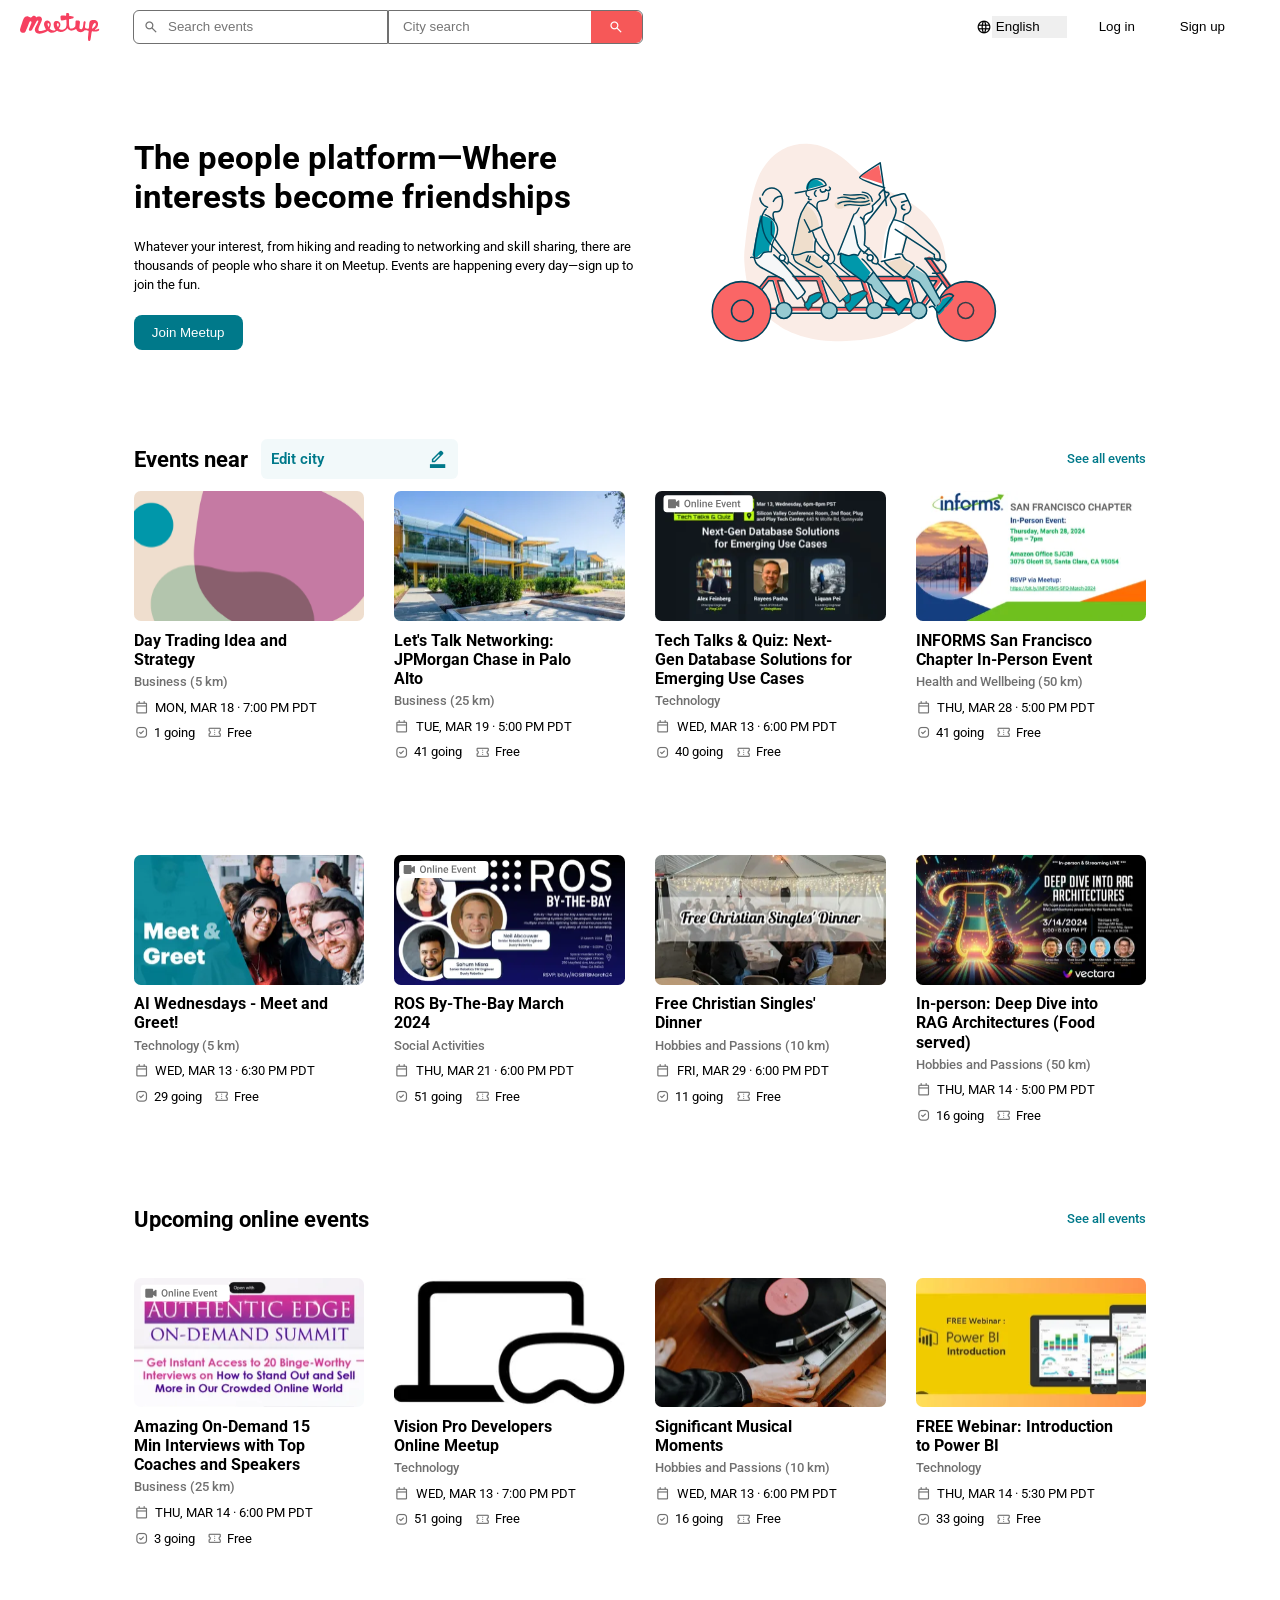
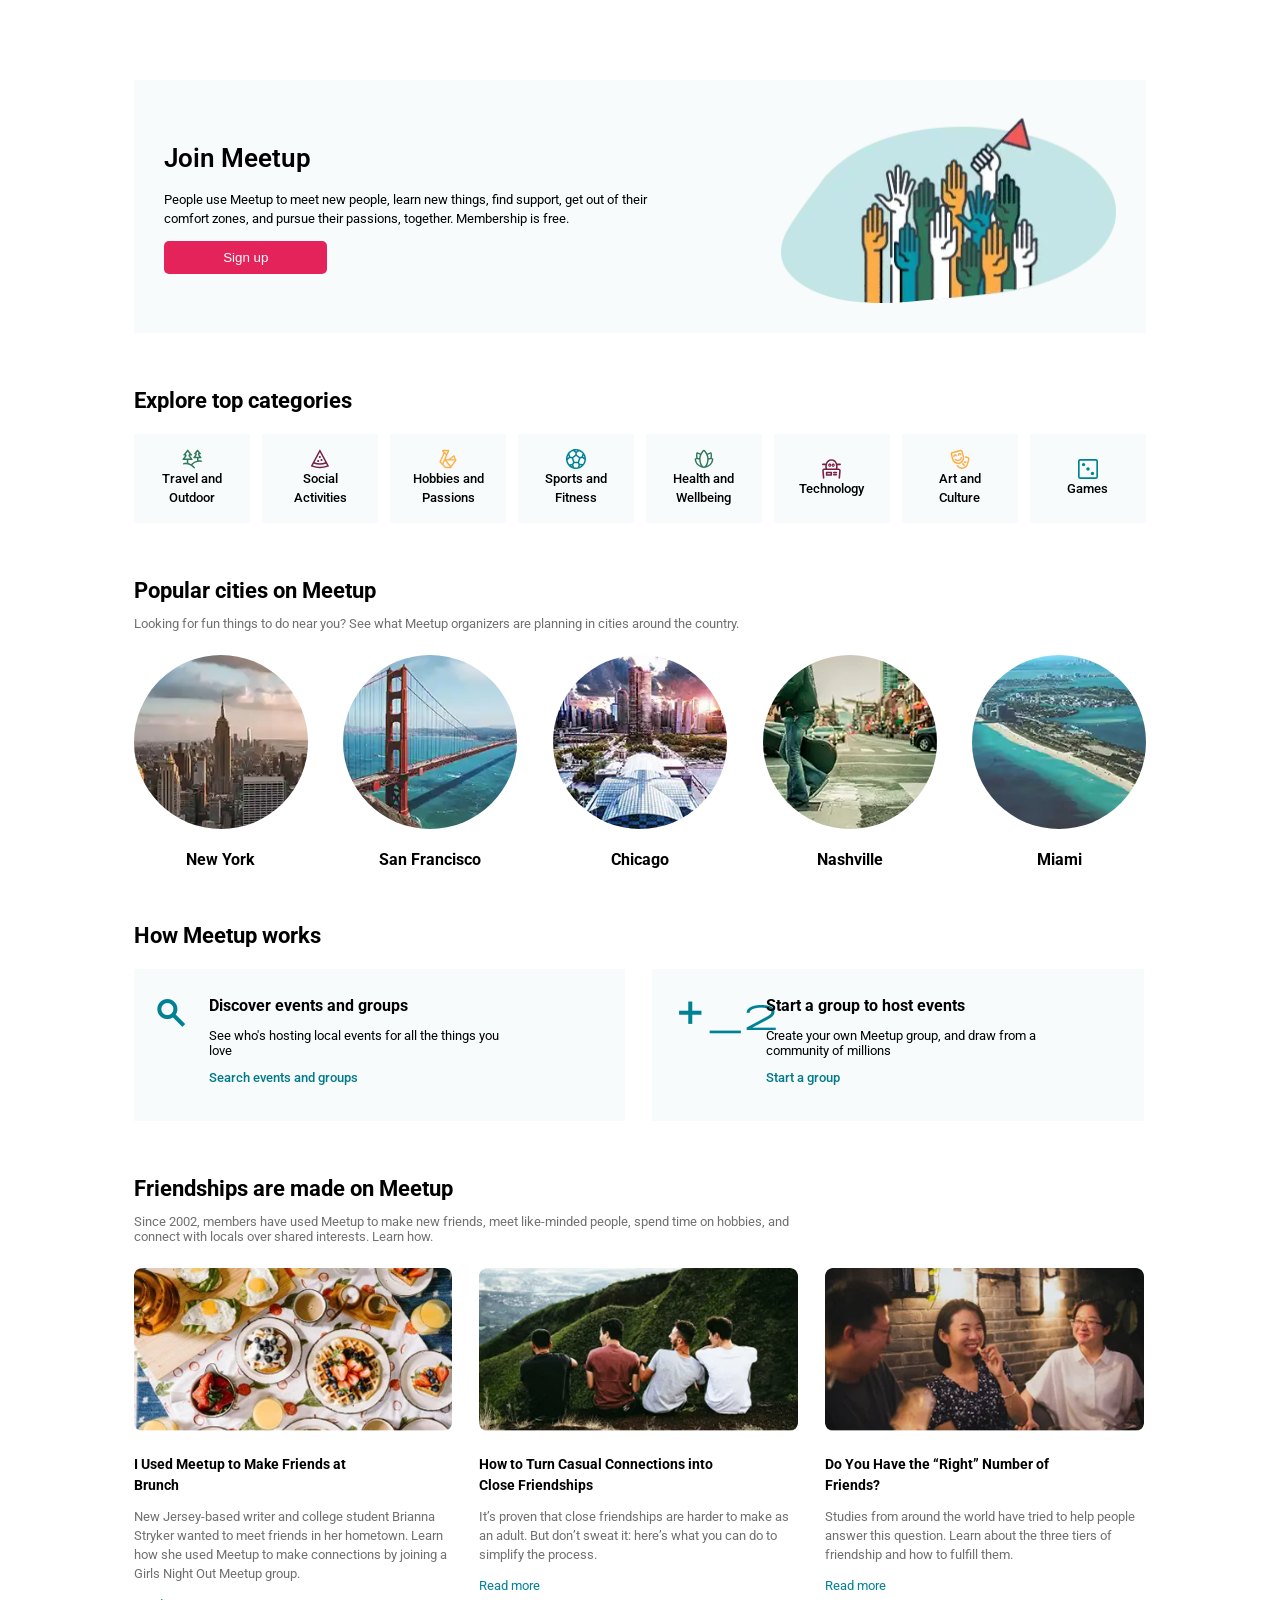
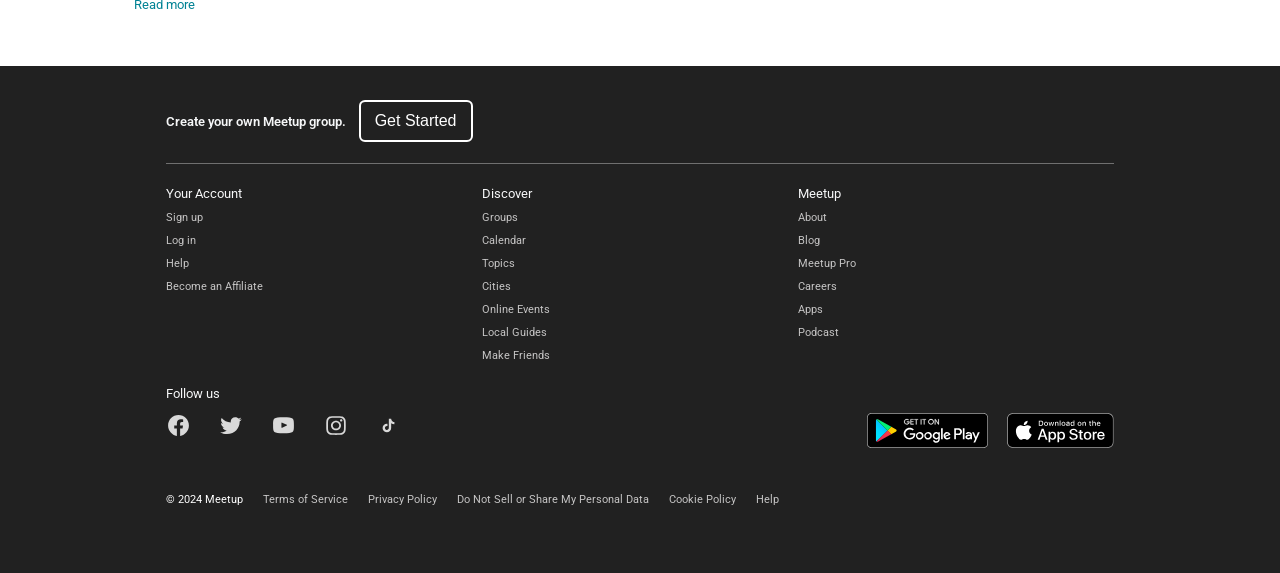
<file: index.html>
<!DOCTYPE html>
<html lang="en">
<head>
    <meta charset="UTF-8">
    <meta name="viewport" content="width=device-width, initial-scale=1.0">
    <title>MeetUp</title>
    <link rel="preconnect" href="https://fonts.googleapis.com">
<link rel="preconnect" href="https://fonts.gstatic.com" crossorigin>
<link href="https://fonts.googleapis.com/css2?family=Roboto:ital,wght@0,100..900;1,100..900&display=swap&subset=cyrillic" rel="stylesheet">
   <link href="https://fonts.googleapis.com/css2?family=Material+Symbols+Outlined" rel="stylesheet">
    <link href="styles/style.css" rel="stylesheet"/>
</head>
<body>
    
    <header>

        <div class="leftHeader">
        <img id="imageMeetup" src="assets/images/SVG.svg" alt="images"/>

        <div class="divSearchEvents">
            <button class="searchEventsBtn">
        <span id="iconHeader" class="material-symbols-outlined">
search
</span>
</button>
        <input type="text" class="searchEventsInput" value="" placeholder="Search events"/>
        </div>

        <div class="divSearchOrt">
<input type="text" class="searchOrt" value="" placeholder="City search"/>
 <button class="searchOrtBtn"> <span id="iconHeader" class="material-symbols-outlined">
search
</span>
</button>
</div>

</div>

<div class="rightHeader">

    <div class="lenguagesDiv">
<span id="iconHeader" class="material-symbols-outlined">
language
</span>
  <select id="language-switcher">
    <option value="en">English</option>
    <option value="deutsch">Deutsch</option>
    <option value="uk">Українська</option>
    <option value="ru">Русский</option>
  </select>
  </div>

<button class="login">Log in</button>
<button class="signUp">Sign up</button>

</div>
    </header>

    <div class="mittelTugeser">

    <div class="divSearchEvents2">    
        <span id="searchEvents2img" class="material-symbols-outlined">
search
</span>
        <input type="text" class="searchEventsInput2" value="" placeholder="Search events"/>
       <button class="searchEventsBtn2">
        <span class="material-symbols-outlined">
search
</span>
</button>
</div>

<div class="containerForButtonNextPage">
<div class="nextPageLeft">
    <h1>The people platform—Where
interests become friendships</h1>
<p>Whatever your interest, from hiking and reading to networking and skill sharing,
there are thousands of people who share it on Meetup. Events are happening
every day—sign up to join the fun.</p>
<button class="joinMeetup">Join Meetup</button>
</div>

<div class="nextPageRight">
    <img src="assets/images/irl_event.svg.svg" alt="image"/>
</div>
</div>

<div class="topEditSearchOrt">

    <div class="leftEditSearch">
    <h2>Events near</h2>
     <div class="divEditSearchOrt">
<input type="text" class="editSearchOrt" value="" placeholder="Edit city"/>
 <button class="editSearchOrtBtn"> <span class="material-symbols-outlined">
border_color
</span>
</button>
</div>
</div>

<p class="green">See all events</p>
</div>

<div class="eventsNearDiv"></div>

<div class="upcomingTitel">
    <h2>Upcoming online events</h2>
    <p class="green">See all events</p>
</div>

<div class="upcomingOnlineEventsDiv"></div>

<div class="conteiner-MeetUp">
    <div class="right-MeetUp">
    <h5 id="joinMeetupText">Join Meetup</h5>
    <img id="hendHochImg" src="assets/images/HendHoch.svg" alt="images"/>
    <p>People use Meetup to meet new people, learn new things, find support, get out of their
comfort zones, and pursue their passions, together. Membership is free.</p>
<button class="signUpRed">Sign up</button>
</div>

<img id="hendHochImg2" src="assets/images/HendHoch.svg" alt="images"/>
</div>

 <h2>Explore top categories</h2>

<div class="exploreCategories">
    <div class="iconWithText">
<img src="assets/icons/icon1.svg" alt="icon">
<p>Travel and Outdoor</p>
    </div>

    <div class="iconWithText">
<img src="assets/icons/icon2.svg" alt="icon">
<p>Social Activities</p>
    </div>

    <div class="iconWithText">
<img src="assets/icons/icon3.svg" alt="icon">
<p>Hobbies and Passions</p>
    </div>

    <div class="iconWithText">
<img src="assets/icons/icon4.svg" alt="icon">
<p>Sports and Fitness</p>
    </div>

    <div class="iconWithText">
<img src="assets/icons/icon5.svg" alt="icon">
<p>Health and Wellbeing</p>
    </div>

    <div class="iconWithText">
<img src="assets/icons/icon6.svg" alt="icon">
<p>Technology</p>
    </div>

    <div class="iconWithText">
<img src="assets/icons/icon7.svg" alt="icon">
<p>Art and Culture</p>
    </div>

    <div class="iconWithText">
<img src="assets/icons/icon8.svg" alt="icon">
<p>Games</p>
    </div>
</div>

    <h2>Popular cities on Meetup</h2>
    <p id="popularString">Looking for fun things to do near you? See what Meetup organizers are planning in cities around the country.</p>

    <div class="containerForCities">
    <div class="popularCitie">
<img src="assets/images/new_york1.svg" alt="foto"/>
<h3>New York</h3>
</div>

<div class="popularCitie">
<img src="assets/images/san_francisco2.svg" alt="foto"/>
<h3>San Francisco</h3>
</div>

<div class="popularCitie">
<img src="assets/images/chicago3.svg" alt="foto"/>
<h3>Chicago</h3>
</div>

<div class="popularCitie">
<img src="assets/images/nashville4.svg" alt="foto"/>
<h3>Nashville</h3>
</div>

<div class="popularCitie">
<img src="assets/images/miami5.svg" alt="foto"/>
<h3>Miami</h3>
</div>
</div>

<h2>How Meetup works</h2>
<div class="discoverAndStart">

<div class="conteinerForGroups">
    <span id="iconForDiscover" class="material-symbols-outlined">
search
</span>
<div class="discoverText">
    <h3>Discover events and groups</h3>
    <p id="greyDiscoverText">See who's hosting local events for all the things
you love</p>
    <p class="greenText">Search events and groups</p>
</div>
</div>

<div class="conteinerForGroups">
    <span id="iconForDiscover" class="material-symbols-outlined">
add_2
</span>
<div class="discoverText">
    <h3>Start a group to host events</h3>
    <p id="greyDiscoverText">Create your own Meetup group, and draw from a
community of millions</p>
    <p class="greenText">Start a group</p>
</div>
</div>

</div>

<h2>Friendships are made on Meetup</h2>

<p id="greyString" class="frendString">Since 2002, members have used Meetup to make new friends, meet like-minded people, spend time on hobbies, and
connect with locals over shared interests. Learn how.</p>

<div class="containerFriends">

    <div class="oneCartinFrends">
    <img src="assets/images/article1.png" alt="images"/>
<h4>I Used Meetup to Make Friends at Brunch</h4>
<p id="greyString"> New Jersey-based writer and college student
Brianna Stryker wanted to meet friends in her
hometown. Learn how she used Meetup to make
connections by joining a Girls Night Out Meetup
group.</p>
<a href="">Read more</a>
</div>

<div class="oneCartinFrends">
    <img src="assets/images/article2.png" alt="images"/>
<h4> How to Turn Casual Connections into
Close Friendships </h4>
<p id="greyString">It’s proven that close friendships are harder to
make as an adult. But don’t sweat it: here’s what
you can do to simplify the process.</p>
<a href="">Read more</a>
</div>

<div class="oneCartinFrends">
    <img src="assets/images/article3.png" alt="images"/>
<h4> Do You Have the “Right” Number of
Friends? </h4>
<p id="greyString">Studies from around the world have tried to help
people answer this question. Learn about the
three tiers of friendship and how to fulfill them.</p>
<a href="">Read more</a>
</div>
</div>

</div>

<div class="footer">
    <div class="topFooter">
        <p>Create your own Meetup group.</p>
        <button class="getStarted">Get Started</button>
    </div>
    <div class="linieFooter"></div>

    <div class="mittelFooter">

        <div class="containerForLinks">
            <p id="titel">Your Account</p>
<p>Sign up</p>
<p>Log in</p>
<p>Help</p>
<p>Become an Affiliate</p>
</div>
         <div class="containerForLinks">
           <p id="titel">Discover</p>
<p>Groups</p>
<p>Calendar</p>
<p>Topics</p>
<p>Cities</p>
<p>Online Events</p>
<p>Local Guides</p>
<p>Make Friends</p>
    </div>
         <div class="containerForLinks">
          <p id="titel">Meetup</p>
<p>About</p>
<p>Blog</p>
<p>Meetup Pro</p>
<p>Careers</p>
<p>Apps</p>
<p>Podcast</p>
    </div>
    </div>

    <p id="follow">Follow us</p>

<div class="iconsForFooter">
    <div class="smallIcons">
        <img src="assets/icons/link_Facebook.svg" alt="icons">
        <img src="assets/icons/linkTwitter.svg" alt="icons">
        <img src="assets/icons/link_YouTube.svg" alt="icons">
        <img src="assets/icons/link_Instagram.svg" alt="icons">
     <img src="assets/icons/link_TikTok.svg" alt="icons">
    </div>
    <div class="labelApp">
       <img src="assets/icons/googlePlay.svg" alt="icons">
        <img src="assets/icons/appStore.svg" alt="icons">
    </div>
</div>
<div class="bottomForFooter">
    <p id="date">© 2024 Meetup</p>
    <p>Terms of Service</p>
    <p>Privacy Policy</p>
    <p>Do Not Sell or Share My Personal Data</p>
    <p>Cookie Policy</p>
    <p>Help</p>
</div>

</div>
<script src="scripts/script.js"></script>
</body>
</html>
</file>
<file: styles/style.css>
* {
    margin: 0;
    padding: 0;
    box-sizing: border-box;
    min-width: 0;
}
html {
font-size: clamp(12px, 1vw, 16px);
}
body {
    width: 100%;
    min-height: 100vh;
    display: flex;
    flex-direction: column;
    align-items: center;
 font-family: 'Roboto', sans-serif;
}
 h1 {
    font-size: 2.6rem;
}
h2 {
font-size: 1.75rem;
}
h3{
font-size: 1.25rem;
}
h4{
font-size: 1.1rem;
}
p {
    font-size: 1rem;
}
 .green, .greenText {
    color: rgba(0, 121, 138, 1);
    font-weight: 500;
}
#greyString {
    color: rgba(112, 112, 112, 1);
    
}
input:hover,
input:focus {
    outline: none;
}
.divSearchEvents2 {
  display: none;
}
header {
display: flex;
 justify-content: space-between;
 align-items: center;
width: 100%;
height: 4.2vw;
font-size: 1rem;

}
.leftHeader {
display: flex;
align-items: center;
height: 2.7vw;

}
header img {
    width: 7.8vw;
    padding-left: 1.6vw;
   margin-right: 2.6vw;
    display: flex;
    justify-content: center;
    align-items: center;
    cursor: pointer;
}

.leftHeader input {
    width: 80%;
    border: none;
    font-weight: 400;
}
.searchOrt{
padding-left: 1.1vw;
}
.leftHeader button {
    display: flex;
justify-content: center;
    align-items: center;
    border: none;
     cursor: pointer;
}
.searchEventsBtn {
    background-color: transparent;
      color: rgba(112, 112, 112, 1);
      padding: 0.7vw;
}
#iconHeader {
    font-size: 1.25rem;
}
.searchOrtBtn,.searchEventsBtn2{
     border-top-right-radius: 6px;
    border-bottom-right-radius: 6px;
    background-color: rgba(246, 88, 88, 1);
      color: white;
       border: none;  
       display: flex;
       justify-content: center;
       align-items: center;
       width: 20%;
}

.leftHeader button:hover {
    color: black;
    transition: 0.2s;
}
.leftHeader button:active{
    background-color: rgb(206, 203, 203);
    transition: 0.3s;
}
.divSearchEvents, .divSearchOrt {
    display: flex;
    border:1px solid rgba(112, 112, 112, 1);
     transition: all 0.3s ease;
     width: 19.9vw;
     height: 2.7vw;
}
 .divSearchEvents {
    border-top-left-radius: 6px;
    border-bottom-left-radius: 6px;
 }
.divSearchOrt {
   border-top-right-radius: 6px;
   border-bottom-right-radius: 6px;
    }

.rightHeader {
    display: flex;
    align-items: center;
    flex-shrink: 1; 
    gap: clamp(0.75rem, 1.5vw, 1.5vw);
    margin-right: 3.3vw;
    font-weight: 500;
}
.lenguagesDiv {
    display: flex;
    align-items: center;
}
#language-switcher{
    border: none;
    appearance: none;
    padding: 0.3vw;
}
.rightHeader button {
    cursor: pointer;
justify-content: center;
    align-items: center;
border: none;
    background-color: transparent;
    padding: 0.52vw 1vw;
      border-radius: 6px;
      font-weight: 500;
}
.rightHeader button:hover{
    background-color: rgba(0, 121, 138, 1);
    color: white;
    transition: 0.2s;
}
.rightHeader button:active{
    background-color: rgb(2, 71, 80);
    transition: 0.2s;
}

/* ----------- 2 часть -----------*/
.mittelTugeser {
       display: flex;
    flex-direction: column;
     width: 79.1vw;
}
.containerForButtonNextPage{
    display: flex;
    flex-wrap: wrap;
    align-items: center;
   margin-top: 6vw;
   margin-bottom: 5.3vw;
    gap: 3.6vw;
}
.nextPageLeft {
    display: flex;
    flex-direction: column;
    gap: 1.6vw;
    width: 39.7vw;
    padding-right: 0.5vw;
}

.nextPageLeft p {
    line-height: 1.5;
}
.joinMeetup {
    color:white;
    background-color: rgba(0, 121, 138, 1);
    border-radius: 8px;
    width: 8.5vw;
   padding: 0.8vw 1.2vw;
    border: none;
    cursor: pointer;
    font-weight: 400;
}
.nextPageRight {
    display: flex;
    justify-content: center;
align-items: center;
}
.nextPageRight img{
   width: 24.6vw;
   height: 17.8vw;
}

/* ----------- 3 часть -----------*/

.leftEditSearch, .carts, .goingAndPrice {
    display: flex; 
    align-items: center; 
}

.editSearchOrt, .editSearchOrtBtn {
    background-color: transparent;
    border: none;
    color: rgba(0, 121, 138, 1);
     font-size: 1rem;
}
.goingAndPrice, .goingAndPrice span, #calender {
display: flex;
  align-items: center;
}
.goingAndPrice {
  gap:0.99rem;  
}
.goingAndPrice span {
gap: 0.39rem;
}
.eventsNearDiv, .upcomingOnlineEventsDiv{
    display: flex;
    flex-wrap: wrap;
     gap: clamp(1rem, 2vw, 2.4vw);
     justify-content: space-between;
}

.topEditSearchOrt, .upcomingTitel {
      display: flex; 
    align-items: center; 
    width: 100%;
    justify-content: space-between;
    padding: 1rem 0;
}
.upcomingOnlineEventsDiv {
    margin-top: 2.6vw;
    margin-bottom: 1.6vw;
}

.divEditSearchOrt{
    display: flex;
    align-items: center;
    padding: 0.8vw;
    border-radius: 6px;
    background-color: rgba(151, 202, 209, 0.12);
    width: 15.4vw;
    font-size: 1.2rem;
    margin-left: 1vw;
}
.editSearchOrt{
    flex: 1;
    min-width: 0;
    font-weight: 600;
    font-size: 1.2rem;
    font-family:  'Roboto', sans-serif;
}

.editSearchOrtBtn{
    display: flex;
    justify-content: center;
    align-items: center;
}
.editSearchOrtBtn span {
    font-size: clamp(16px, 1.5vw, 22px);
}

.editSearchOrt::placeholder {
    color: rgba(0, 121, 138, 1);
}
.carts{
    flex-direction: column;
    justify-content: flex-start;
    align-items: flex-start;
    width: 18vw;
    min-width: 220px;
    min-height: 26.4vw;
   gap:0.75rem;
}
.textCarts {
    display: flex;
     flex-direction: column;
    justify-content: flex-start;
    align-items: flex-start;
     min-width: 220px;  
    line-height: 2;
    padding-right: 2vw;
}
.textCarts h3 {
    line-height: 1.2;
}
.forBlackText span, #calender span {
    color: rgba(112, 112, 112, 1);
    font-size: 1.2rem;
}
.carts img {
  width: 100%;
  height: auto;
  object-fit: cover;
}
#stringCategory{
    display: flex;
    align-items: center;
    color: rgba(112, 112, 112, 1);
    height: 3vw 4vw;
    font-weight: 500;
}
#calender {
    gap: 0.5rem;
}
/*--------- 4 часть  -----------*/

#hendHochImg {
   display: none;
  }
.conteiner-MeetUp {
    background-color: rgba(151, 202, 209, 0.08);
    display: flex;
    justify-content: center;
    align-items: center;
    height: auto;
    width: 100%;
    margin: 3.4vw 0 4.2vw 0;
    padding: 2.4vw ;
}
#joinMeetupText {
    font-size: 2rem;
font-weight: 600;
}
.right-MeetUp {
    width: 48.9vw;
    padding-right: 8vw;
    display: flex;
    flex-direction: column;
    gap: 1vw;
     line-height: 1.5;
}

.hendHochImg2 {
    width: 22.5vw;
    height: 13vw;
    margin: 1.3vw 0;
}
.signUpRed{
    color: white;
    background-color: rgba(227, 35, 89, 1);
    border-radius: 5px;
    border: none;
    width: 12.7vw;
    height: 2.6vw;
    font-weight: 500;
}

/*--------- 5 часть  -----------*/
.exploreCategories {
display: flex;
align-items: center;
flex-wrap: wrap;
justify-content: center;
gap:1rem;
margin-bottom: 4.2vw;
margin-top: 1.6vw;
}
.iconWithText{
display: flex;
flex-direction: column;
justify-content: center;
align-items: center;
text-align: center;
width: 9rem;
height: 7rem;
line-height: 1.5;
background-color: rgba(151, 202, 209, 0.08);
padding: 1.4rem;
font-weight: 500;
}

.iconWithText img {
width: 20px;
height: 20px; 
}
#popularString {
    margin-top: 1vw;
    margin-bottom: 1.9vw;
    color: rgba(112, 112, 112, 1);
}

.containerForCities {
    display: flex;
    gap: 2.8vw;
}
.popularCitie {
    display: flex;
    flex-direction: column;
    justify-content: center;
    align-items: center;
    gap: 1.6vw;
    margin-bottom: 4.2vw;
}
.popularCitie img {
    width: 13.6vw;
}

.discoverAndStart {
    display: flex;
    gap: 2.1vw;
    width: 100%;
    margin-top: 1.6vw;
    margin-bottom: 4.2vw;
}
.conteinerForGroups{
    display: flex;
    gap:1.6vw;
     background-color: rgba(151, 202, 209, 0.08);
     width: 38.4vw;
     padding: 2.1vw 8vw 1.6vw 1.6vw;
}
.discoverText {
    display: flex;
    flex-direction: column;
    min-height: 8.2vw;
    height: auto;
    gap:1rem;
}
#iconForDiscover {
    font-size: 2.7vw;
    color: rgba(0, 130, 148, 1);
    font-weight: 700;
}

/*--------- 6 часть  -----------*/

.containerFriends{
    display: flex;
    gap: 2.1vw;
}
.frendString {
    margin-top: 1.05vw;
    margin-bottom: 1.85vw;
    padding-right:26vw;
}
.oneCartinFrends img {
    width: 24.9vw;
    margin-bottom: 1.6vw;
    border-radius: 8px;
}
.oneCartinFrends p {
    padding: 0.8vw 0 1.05vw 0;
    width: 24.5vw;
    line-height: 1.5;
}
.oneCartinFrends h4 {
width: 19.3vw;
line-height: 1.5;
}
.oneCartinFrends a{
    color: rgba(0, 130, 148, 1);
    text-decoration: none;
    font-weight: 400;
}


/*--------- footer  -----------*/


.footer{
    background-color: rgba(33, 33, 33, 1);
    width: 100%;
    color: rgba(246, 247, 248, 1);
    display: flex;
    flex-direction: column;
    justify-content: center;
    margin-top: 4.26vw;
    padding: 1.05vw 12.96vw 2.6vw;
    flex-shrink: 0;
}
#linie {
    height: 1px;
    width: 100%;
    color: rgba(112, 112, 112, 1);
}
.topFooter, .mittelFooter, .iconsForFooter, .bottomForFooter {
    display: flex;
}
.topFooter {
    margin-bottom: 1.6vw;
    align-items: center;
    gap: 1vw;
    padding: 1.6vw 0;
    border-bottom: 1px solid rgba(112, 112, 112, 1);
    font-weight: 600;
}
.mittelFooter {
    margin-bottom: 1.6vw;
    font-weight: 400;
}
.getStarted {
    background-color: transparent;
    color: white;
    padding: 10px 14px;
    border: 2px solid rgba(255, 255, 255, 1);
    border-radius: 6px;
    font-size: 16px;
}

#titel {
    color: rgba(246, 247, 248, 1);
    font-size: 1rem;
}
.containerForLinks {
    display: flex;
    flex-direction: column;
    gap:0.5vw;
    width: 24.7vw;
    line-height: 1.5;
}
.containerForLinks p{
    font-size: 0.87rem;
    color: rgba(197, 196, 196, 1);
}

 .iconsForFooter{
    justify-content: space-between;
    margin: 0.95vw 0  3.5vw 0;
}
.smallIcons {
width: 18.4vw;
 height: 2vw;
 justify-content: space-between;
 display: flex;
}
.labelApp {
width: 19.3vw;
gap: 1.5vw;
display: flex;
justify-content: space-between;
}
.bottomForFooter{
    gap: 1.57vw;
    margin-bottom: 2.6vw;
}
.bottomForFooter p{
    font-size: 0.87rem;
    color: rgba(197, 196, 196, 1);
}
#date {
    color: rgba(255, 255, 255, 1);
}
/* ################################ */

p, h1, h2, h3, h4 {
  overflow-wrap: break-word;
}


/* ############## SecondPage ################## */

.containerForSearch2 {
    width: 100%;
}

.mittelTugeserSecond {
     flex: 1;
    display: flex;
    padding: 5.8vw 8.7vw 6.7vw 10vw;
 width: 100%;
 justify-content: space-between;
}
.titelForFilter h2{
padding: 0 0 1.05vw 0;
}
.titelForFilter h3 {
    margin-bottom: 0.8vw;
    text-decoration: underline;
    text-decoration-thickness: 3px;
    color: rgb(0, 121, 138);
}

/******* FILTER BUTTON *******/
.filter {
    display: flex;
    gap: 16px;    
}

.dropdownOptions {
  background: white;
  border: 1px solid #ddd;
  box-shadow: 0 4px 8px rgba(0,0,0,0.1);
  border-radius: 8px;
  overflow: hidden;
  font-size: 1rem;
}
.dropdownOptions .option {
    padding: 0.6rem 1rem;
  cursor: pointer;
  white-space: nowrap;
}
.dropdownOptions .option:hover {
  background-color: #f0f0f0;
}
.dropdownBtn {
    border: none;
    background-color: rgba(246, 247, 248, 1);
    border-radius: 40px;
    display: flex;
    align-items: center;
    justify-content: space-between;
    padding: 1.05vw;
    gap:0.7vw;
    font-size: 1rem;
    font-weight: 500;
   white-space: nowrap;
}
.dropdownBtn img {
  width: 1rem;
  height: 1rem;
}
.dropdownBtn:hover {
    background-color: rgb(218, 219, 219);;
}
.dropdownBtn:active {
    background-color: rgb(163, 163, 163);;
}
.textGreyAndSmall{
font-size: 0.9rem;
color: rgba(112, 112, 112, 1);
}
.textBrounAndSmall {
    font-size: 0.9rem;
    color: rgba(124, 111, 80, 1);
}
.two {
     display: none;
}
.one {
    display: flex;
    position: absolute;
    left: 0.5vw;
    top: 1.6vw;
    background-color: rgba(255, 255, 255, 0.8);
    border-radius: 4px;
}
.onlineText{
    align-items: center;
    gap: 2.7px;
    font-size: 1.3rem;
    color: rgba(112, 112, 112, 1);  
    font-weight: 500;
}
#onlineImg{
    width: 13px;
    height: 11px;
}
.horizontalCards {
margin-top: 5.1vw;
}
.cartSecondPage{
    position: relative;
    display: flex;
    padding: 0.9vw 0;
    border-top: 1px solid rgba(217, 217, 217, 1);
    gap:0.8vw;
}
.cartSecondPage img {
   width: 10.5vw;
   height: 5.9vw;
    object-fit: cover;
    border-radius: 8px;
     flex-shrink: 0;
}
.titelForMap p {
    font-size: 0.8rem;
    font-weight: 500;
}
.mapContainer {
    height: 19vw; /*285px*/
  
    width: 23vw; /*350px*/
    margin-top: 0.9vw;
    background-image: url(/assets/images/map.svg);
   background-size: cover;
    border-radius: 12px;
    display: flex;
    justify-content: center;
    align-items: center;
}
#openMap{
    color: rgba(0, 121, 138, 1);
    border: 2px solid rgba(0, 121, 138, 1);
    border-radius: 8px;
    text-decoration: none;
display: flex;
align-items: center;
gap: 0.5vw;
padding: 0.9vw 1.2vw;
background-color: rgba(255, 255, 255, 1);
font-size: 0.9rem;
font-weight: 500;
}
.mapContainer img {
 width: 1vw;
 height: 1vw;   
}
.textCartSecondPage {
    font-weight: 500;
    display: flex;
    flex-direction: column;
    gap: 3.2vw;
    line-height: 1.5;
     padding-right: 2vw;
}



/*################  @media  ####################*/

@media (max-width: 1210px){
    .eventsNearDiv, .upcomingOnlineEventsDiv {
      gap: clamp(1rem, 2vw, 2.3vw);
    }
    .carts {
 width: 23vw;
    }
    .iconWithText img {
       width: 1.5vw;
height: 1.5vw; 
    }
   .joinMeetup {
    width: 12vw;
}
.dropdownBtn {
font-size: 1.1rem;
}
}

/* ########## 900px ############ */

@media (max-width: 900px) {
     header {
        height: auto;
        padding-top: 1vw;
    }
header img {
    width: 15vw;
    margin-right: 1vw;
}
.leftHeader {
height: 5vw;
}
.searchOrt{
padding-left: 1vw;
}
.searchEventsBtn {
      padding: 0.6vw;
}
.divSearchEvents, .divSearchOrt {
     width: 21vw;
     height: 5vw;
}
.rightHeader {
    gap: clamp(0.4rem, 0.8vw, 1vw);
    margin-right: 2vw;
}
.rightHeader button {
    padding: 0.5vw 0.5vw;
      border-radius: 6px;
}
  .joinMeetup {
    width: 16vw;
}
 .carts {
 width: 35vw;
    }
     .iconWithText img {
       width: 20px;
height: 20px; 
    }
    .containerForCities{
        flex-wrap: wrap;
        justify-content: center;
    }
    .popularCitie img {
    width: 22vw;
}
.bottomForFooter{
    gap: 1.3vw;
}
.bottomForFooter p{
    font-size: 0.72rem;
}
.cartSecondPage img {
    width: 25vw;
    height: 14vw;
     object-fit: cover;
}
}

/* ########## 600px ############ */

@media (max-width: 600px){
    .rightHeader {
        margin-right: 1vw;
    }
    .divSearchEvents, .divSearchOrt {
        width: 22vw;
    }
    .eventsNearDiv, .upcomingOnlineEventsDiv {
width: 100%;
 justify-content: flex-start;
    }
    .textCarts {
width: 100%;
min-width: 55%;
    }
    .carts {
        flex-direction: row;
  width: 100%;
}
.carts img {
width: 24.8vw;
flex-shrink: 0;
border-radius: 5px;
}
.discoverAndStart {
    gap: 3vw;
}
.conteinerForGroups {
    width: 100%;
    gap: 3.8vw;
}
.containerFriends{
    display: flex;
    flex-wrap: wrap;
    width: 100%;
}
.oneCartinFrends, .oneCartinFrends img, .oneCartinFrends p, .oneCartinFrends h4 {
    width: 100%;
    line-height: 1.9;
}
  .bottomForFooter p {
    display: none;
  }
  #date{
    display: block;
  }
.mittelTugeser {
    padding: 4vw;
    width: 100%;
}
.rightWithMap {
    display: none;
}
}

/* ########## 500px ############ */

@media (max-width: 500px) {
    html {
        font-size: 9px;
    }
    p {
        font-size: 1.2rem;
    }
    h2 {
        font-size: 2.7rem; /* titel*/
        margin-left: 4vw;
    }
    h4 {
        font-size: 1.7rem;
    }
    .oneCartinFrends a {
        font-size: 1.3rem;
    }
    .mittelTugeser {
    padding: 0;
    width: 100%;
}
.containerForButtonNextPage,.carts {
    margin: 0 4vw;
}
    header {
        height: 10.7vw;
    }
    .divSearchEvents, .divSearchOrt {
        height: 0;
        width: 0;
        opacity: 0;
        transform: translateY(+30px); 
        pointer-events: none;
    }
    .leftHeader, .rightHeader, #language-switcher {
        height: 100%;
    }
.leftHeader img{
        width: 30.2vw;
        height: 100%;
    }
    #iconHeader {
    font-size: 1.42rem;
}
.rightHeader button {
    padding: 1.74vw 3.5vw;
}
    .divSearchEvents2 {
        display: flex;
          display: flex;
  align-items: center;
        border: 1px solid rgba(112, 112, 112, 1);
        border-radius: 8px;
        margin: 2.8vw 7.9vw 4vw 5vw;
        height: 2.7vw;
        height: 10.7vw;
    }
    #searchEvents2img {
      color: rgba(112, 112, 112, 1);
      padding-left: 2.5vw;
    }
    .searchEventsInput2{
        height: 100%;
        border: none;
        padding: 1vw;
        font-size: 1.7rem;
    }
    .searchEventsBtn2{
        width: 10.7vw;
        height: 100%;
        margin-left: auto;
    }
    .searchEventsBtn2:hover{
        color: black;
          transition: 0.2s;
    }
    .searchEventsBtn2:active{
        background-color: rgb(206, 203, 203);
    transition: 0.2s;
    }
    .nextPageLeft p{
        line-height: 2;
        padding-right: 2.8vw;
    }
    .containerForButtonNextPage{
    padding-left: 1vw;
    }
    .nextPageLeft, .nextPageRight {
        width: 100%
    }
    .nextPageRight img{
   width: 54.8vw;
   height: 38.9vw;
}
.joinMeetup {
  margin: 2vw auto;
  padding: 2vw;
  width: 30%;
}
.nextPageLeft {
    gap: 3.8vw;
    margin-top: 4.9vw;
}
.divEditSearchOrt {
    width: 41.9vw;
    height: 7.7vw;
    margin-left: 1.22vw;
}
.editSearchOrt {
    font-size: 1.7rem;
padding: 1.8vw;
}
.green {
    display: none;
}
.eventsNearDiv, .upcomingOnlineEventsDiv {
    gap: 0;
}
.carts {
    border-top: 1px solid rgba(217, 217, 217, 1);
    height: auto;
    padding:3.7vw 0 7.4vw;
    min-height: 0;
}
.textCarts {
    gap: 0.5vw;
}
.textCarts span{
display: none;
}
#calender {
    color: #7C6F50;
}
.exploreCategories {
margin-bottom: 11.2vw;
}
.iconWithText {
    width: 34.4vw;
    height: 28.6vw;
    padding: 4vw 5vw;
    gap: 1.1vw;

}
.iconWithText p {
    font-size: 1.7rem;
}
#popularString {
padding: 2vw 4vw 1.5vw 4vw;
line-height: 2;
margin: 0;
font-size: 1.3rem;
}
 .popularCitie img {
    width: 39vw;
}
 .popularCitie h3 {
    font-size: 1.6rem;
 }
.conteiner-MeetUp {
     padding: 4vw 4vw 8.2vw 4vw;
     margin-bottom: 0;
  }
#hendHochImg2 {
    display: none;
}
  .right-MeetUp {
    width: 100%;
    line-height: 1.9;
    gap: 0;
  }
  .right-MeetUp p {
    font-size: 1.3rem;
}
  .signUpRed {
    width: 49vw;
    height: 10.2vw;
    align-self: center;
    margin-top: 5.6vw;
  }
  #hendHochImg {
    display: block;
    width: 60.7vw;
    align-self: center;
    margin-bottom: 1.6vw;
  }
  .discoverAndStart {
    flex-wrap: wrap;
  }
  .containerForCities {
    gap: 4.5vw;
  }
  .conteinerForGroups{
margin: 0 4vw;
gap: 0;
padding: 5.1vw 0 3.8vw 0;
  }
  .discoverText{
padding-right: 15.5vw;
gap: 2.5vw;
  }
  #greyDiscoverText {
    color: rgba(33, 33, 33, 1);
    line-height: 1.4;
  }
  #iconForDiscover {
font-size: 4rem;
font-weight: 600;
margin: 0 3.8vw;
  }
  .frendString {
display: none;
  }
  
 .containerFriends{
    padding: 6.4vw 4vw 26.3vw 4vw;
    gap: 11.4vw;
  }
  .containerFriends h4{
   padding-right: 33vw; 
  }
  #greyString {
padding: 2.9vw 22.5vw 3.9vw 0;
  }
  .labelApp {
    display: none;
  }
  #attendesText {
    display: none;
  }
  .containerForLinks p {
line-height: 2;
font-size: 1.5rem;
  }
.footer{
width: 100%;
padding:0 1.8vw 0 6vw;
}
.topFooter p, #titel, #follow {
    font-size: 1.8rem;
}
.topFooter{
justify-content: space-between;
padding: 5.1vw 0;
border: none;
}
#date{
    font-size: 1.5rem;
    margin-bottom: 6.6vw;
}
.mittelFooter{
width: 100%;
justify-content: space-between;
margin-bottom: 4.1vw;
white-space: nowrap;
}
.iconsForFooter{
justify-content: flex-start;
}
.smallIcons{
height: auto;
gap: 8.3vw;
width: 100%;
justify-content: start;
margin: 3.1vw 0 13vw 0;
}
.linieFooter {
    height: 1px;
    background-color: rgba(112, 112, 112, 1);
    width: 72%;
    margin-bottom: 8.5vw;
}
.mittelTugeserSecond {
    padding: 2.8vw 2.8vw 6.6vw 2.8vw;
}
.titelForFilter h3 {
    font-size: 2.2rem;
    margin-top: 4vw;
}
.filter {
    gap: 15px;
  overflow-x: auto;
   overflow-y: hidden;
  width: 100%;
  padding-bottom: 2.5vw;
  margin-top: 3vw;
  flex-shrink: 0;
  scroll-behavior: smooth;
}
.dropdownBtn {
  border: none;
  background-color: rgba(246, 247, 248, 1);
  border-radius: 40px;
  padding: 15px;
  display: flex;
  align-items: center;
  gap: 1.2rem;
  font-size: 1.6rem;
  font-weight: 500;
  flex-shrink: 0;
  white-space: nowrap;
}

.filter::-webkit-scrollbar {
  height: 8px;
}

.filter::-webkit-scrollbar-thumb {
  background-color: rgba(0, 0, 0, 0.5);
  border-radius: 6px;
}
   .dropdownOptions {
        min-width: 120px;
        font-size: 1rem;
    }
    .one {
        display: none;
    }
    .two {
        display: flex;
    }
    .onlineText p {
font-size: 0.8rem;
    }
    #onlineImg {
        width: 2vw;
        height: 1.6vw;
    }
   .cartSecondPage {
        padding: 2vw 0 10vw 0;
    }
}
</file>
